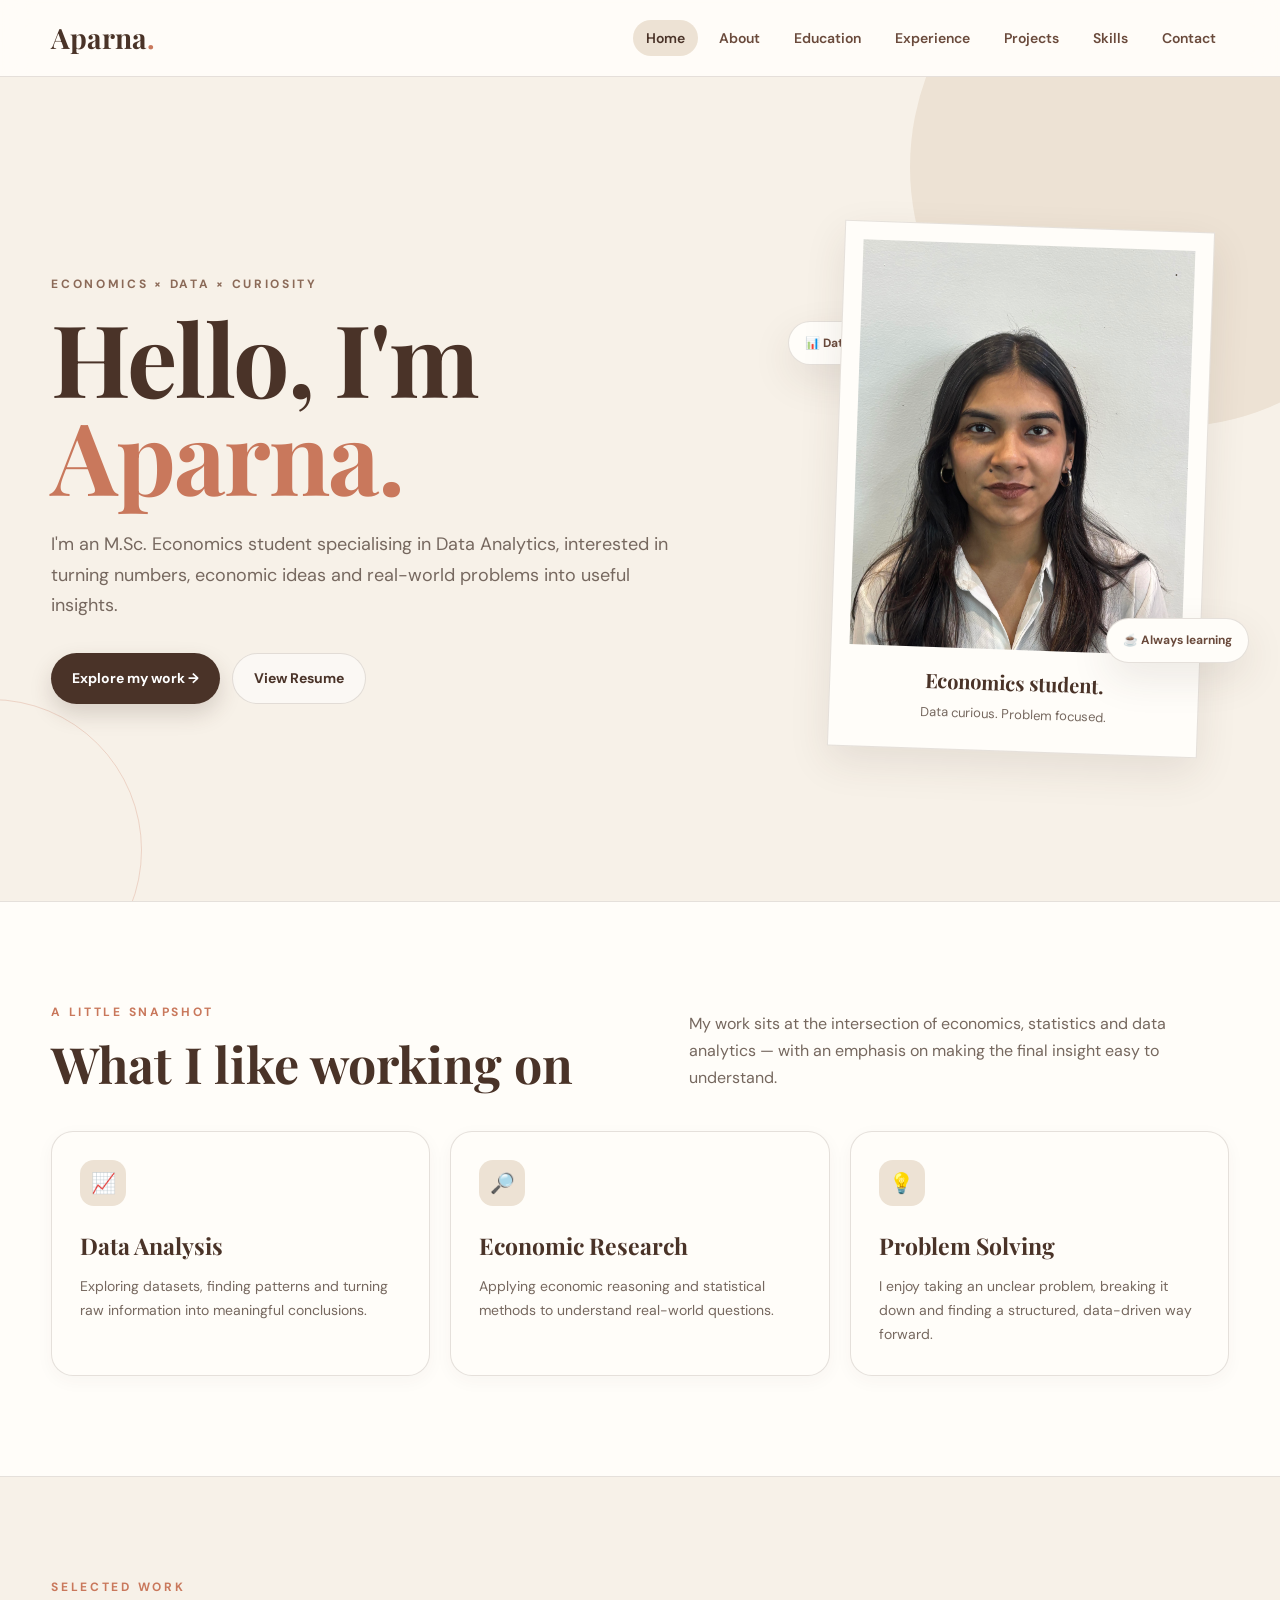
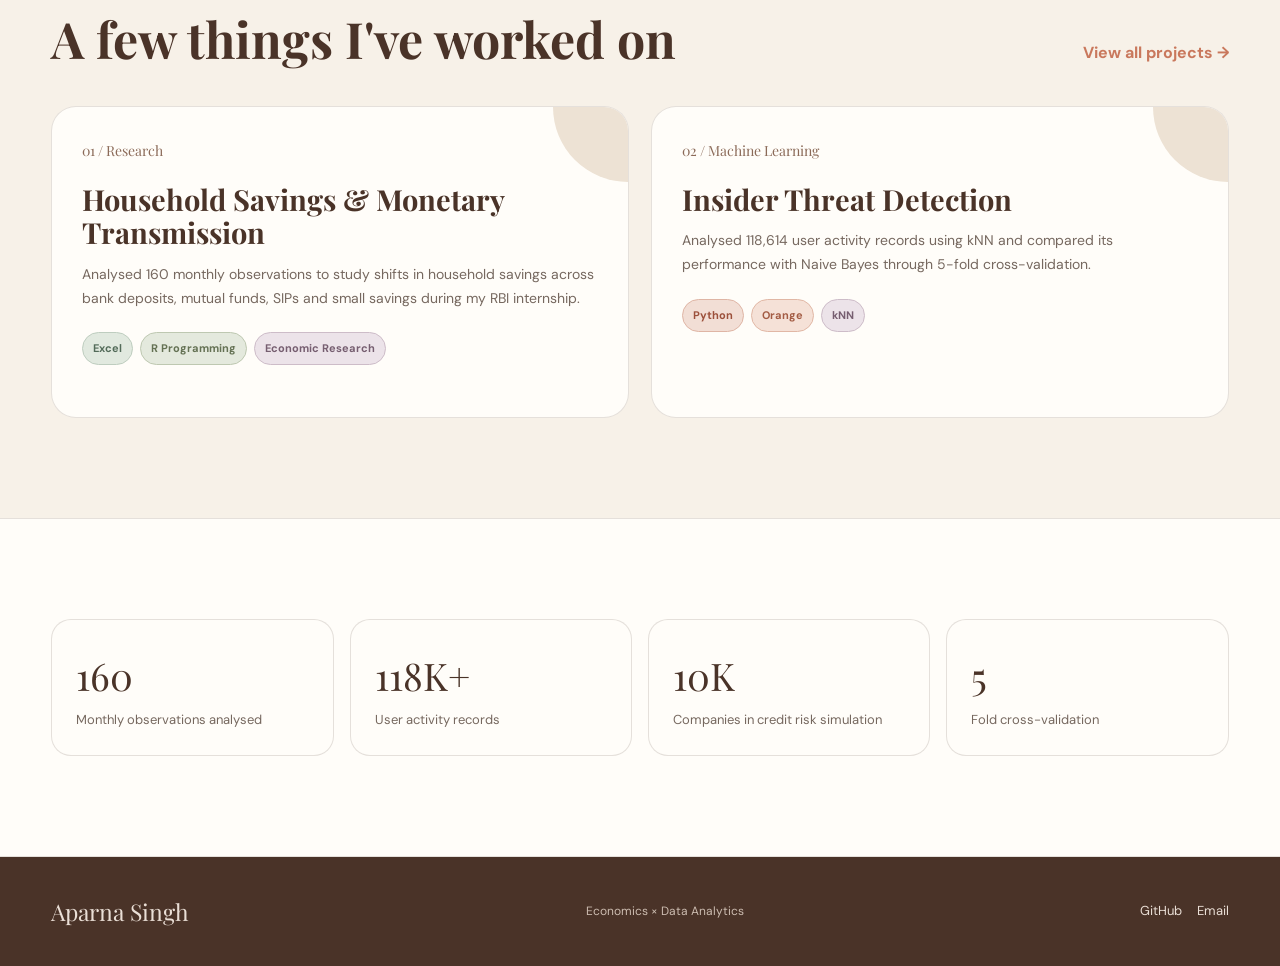
<file: index.html>
<!DOCTYPE html>
<html lang="en">
<head>
    <meta charset="UTF-8">
    <meta name="viewport" content="width=device-width, initial-scale=1.0">
    <title>Aparna Singh | Economics & Data Analytics</title>

    <link rel="stylesheet" href="style.css">
</head>

<body>

<nav class="navbar">
    <div class="nav-container">
        <a href="index.html" class="logo">Aparna<span>.</span></a>

        <ul class="nav-links">
            <li><a href="index.html" class="active">Home</a></li>
            <li><a href="about.html">About</a></li>
            <li><a href="education.html">Education</a></li>
            <li><a href="experience.html">Experience</a></li>
            <li><a href="projects.html">Projects</a></li>
            <li><a href="skills.html">Skills</a></li>
            <li><a href="contact.html">Contact</a></li>
        </ul>
    </div>
</nav>

<main>

<section class="hero">
    <div class="hero-grid">

        <div class="hero-copy">

            <div class="eyebrow">
                Economics × Data × Curiosity
            </div>

            <h1 class="hero-title">
                Hello, I'm<br>
                <em>Aparna.</em>
            </h1>

            <p class="hero-text">
                I'm an M.Sc. Economics student specialising in Data Analytics,
                interested in turning numbers, economic ideas and real-world
                problems into useful insights.
            </p>

            <div class="hero-buttons">
                <a href="projects.html" class="btn btn-primary">
                    Explore my work →
                </a>

                <a href="APARNA.pdf" class="btn btn-secondary" target="_blank">
                    View Resume
                </a>
            </div>

        </div>


        <div class="hero-photo-wrap">

            <div class="floating-tag tag-one">
                📊 Data Analytics
            </div>

            <div class="hero-photo-card">

                <img src="aparna.jpg" alt="Aparna Singh">

                <div class="photo-note">
                    <strong>Economics student.</strong>
                    <span>Data curious. Problem focused.</span>
                </div>

            </div>

            <div class="floating-tag tag-two">
                ☕ Always learning
            </div>

        </div>

    </div>
</section>


<section class="section section-soft">

    <div class="container">

        <div class="section-top">

            <div>
                <div class="eyebrow">A little snapshot</div>
                <h2>What I like working on</h2>
            </div>

            <p>
                My work sits at the intersection of economics, statistics and
                data analytics — with an emphasis on making the final insight
                easy to understand.
            </p>

        </div>


        <div class="card-grid">

            <div class="card">
                <div class="card-icon">📈</div>
                <h3>Data Analysis</h3>
                <p>
                    Exploring datasets, finding patterns and turning raw
                    information into meaningful conclusions.
                </p>
            </div>

            <div class="card">
                <div class="card-icon">🔎</div>
                <h3>Economic Research</h3>
                <p>
                    Applying economic reasoning and statistical methods to
                    understand real-world questions.
                </p>
            </div>

            <div class="card">
                <div class="card-icon">💡</div>
                <h3>Problem Solving</h3>
                <p>
                    I enjoy taking an unclear problem, breaking it down and
                    finding a structured, data-driven way forward.
                </p>
            </div>

        </div>

    </div>

</section>


<section class="section">

    <div class="container">

        <div class="section-top">

            <div>
                <div class="eyebrow">Selected work</div>
                <h2>A few things I've worked on</h2>
            </div>

            <a href="projects.html" class="text-link">
                View all projects →
            </a>

        </div>


        <div class="project-grid">

            <article class="project-card">

                <div class="project-content">

                    <span class="project-number">01 / Research</span>

                    <h3>
                        Household Savings & Monetary Transmission
                    </h3>

                    <p>
                        Analysed 160 monthly observations to study shifts in
                        household savings across bank deposits, mutual funds,
                        SIPs and small savings during my RBI internship.
                    </p>

                    <div class="project-tools">
                        <span class="tool tool-excel">Excel</span>
                        <span class="tool tool-r">R Programming</span>
                        <span class="tool tool-stats">Economic Research</span>
                    </div>

                </div>

            </article>


            <article class="project-card">

                <div class="project-content">

                    <span class="project-number">02 / Machine Learning</span>

                    <h3>
                        Insider Threat Detection
                    </h3>

                    <p>
                        Analysed 118,614 user activity records using kNN and
                        compared its performance with Naive Bayes through
                        5-fold cross-validation.
                    </p>

                    <div class="project-tools">
                        <span class="tool tool-python">Python</span>
                        <span class="tool tool-orange">Orange</span>
                        <span class="tool tool-stats">kNN</span>
                    </div>

                </div>

            </article>


        </div>

    </div>

</section>


<section class="section section-soft">

    <div class="container">

        <div class="stats">

            <div class="stat">
                <div class="stat-number">160</div>
                <div class="stat-label">Monthly observations analysed</div>
            </div>

            <div class="stat">
                <div class="stat-number">118K+</div>
                <div class="stat-label">User activity records</div>
            </div>

            <div class="stat">
                <div class="stat-number">10K</div>
                <div class="stat-label">Companies in credit risk simulation</div>
            </div>

            <div class="stat">
                <div class="stat-number">5</div>
                <div class="stat-label">Fold cross-validation</div>
            </div>

        </div>

    </div>

</section>

</main>


<footer class="footer">

    <div class="footer-container">

        <div class="footer-logo">
            Aparna Singh
        </div>

        <p>
            Economics × Data Analytics
        </p>

        <div class="footer-links">
            <a href="https://github.com/Aparnasingh1234" target="_blank">GitHub</a>
            <a href="mailto:singh2003aparna@gmail.com">Email</a>
        </div>

    </div>

</footer>

</body>
</html>
</file>
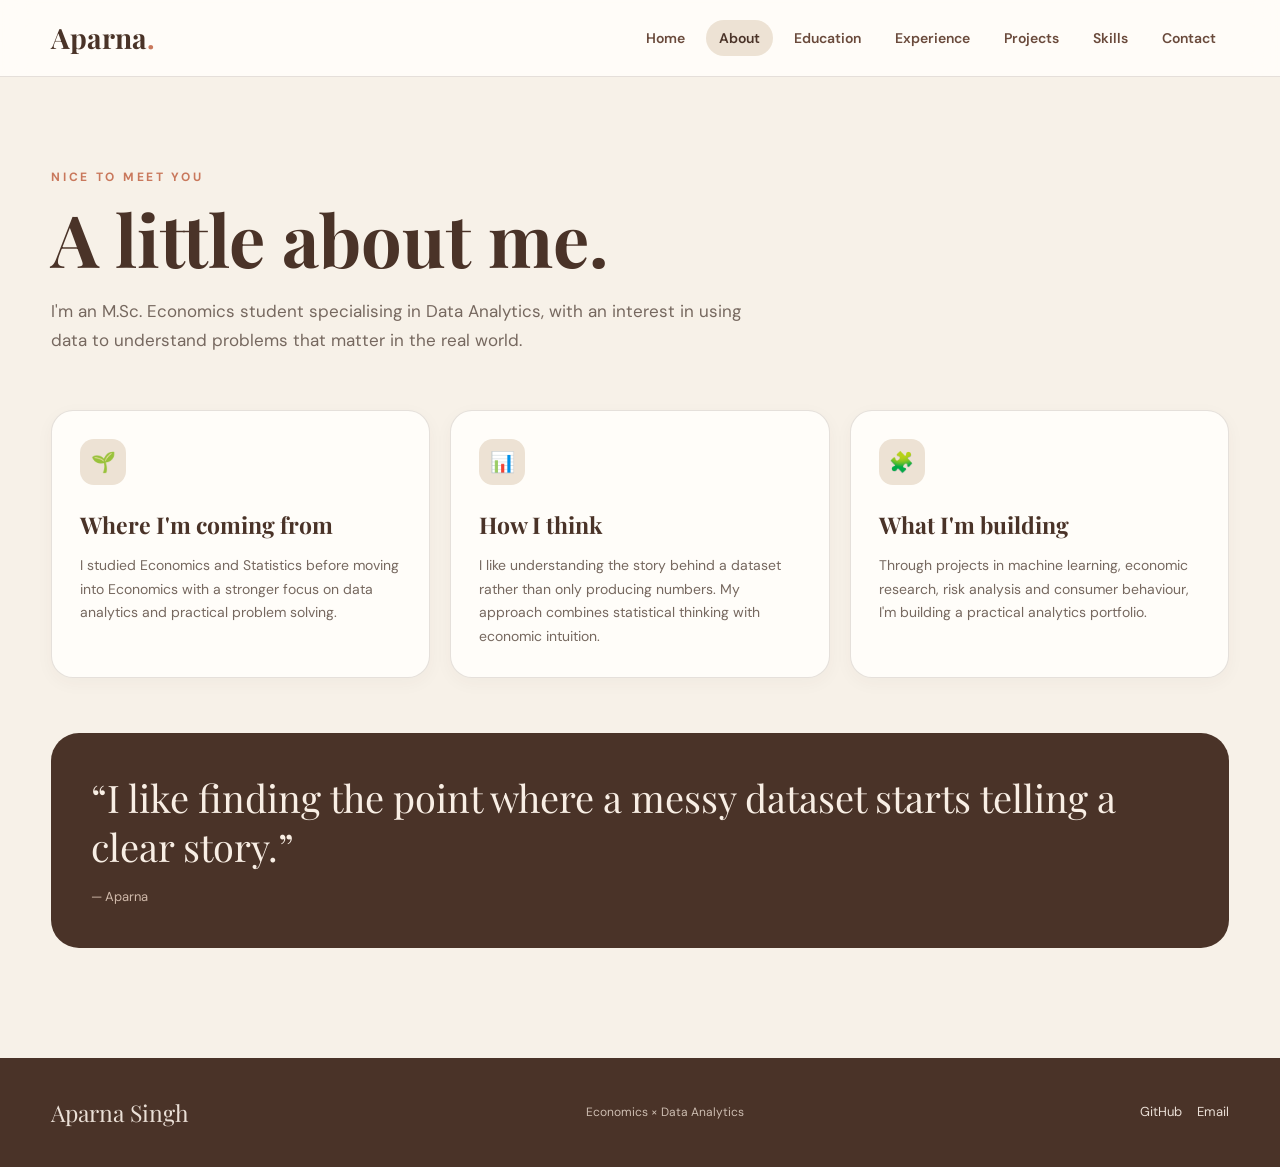
<file: about.html>
<!DOCTYPE html>
<html lang="en">
<head>
    <meta charset="UTF-8">
    <meta name="viewport" content="width=device-width, initial-scale=1.0">
    <title>About | Aparna Singh</title>
    <link rel="stylesheet" href="style.css">
</head>

<body>

<nav class="navbar">
    <div class="nav-container">
        <a href="index.html" class="logo">Aparna<span>.</span></a>

        <ul class="nav-links">
            <li><a href="index.html">Home</a></li>
            <li><a href="about.html" class="active">About</a></li>
            <li><a href="education.html">Education</a></li>
            <li><a href="experience.html">Experience</a></li>
            <li><a href="projects.html">Projects</a></li>
            <li><a href="skills.html">Skills</a></li>
            <li><a href="contact.html">Contact</a></li>
        </ul>
    </div>
</nav>


<main class="page">

    <div class="container">

        <div class="page-heading">

            <div class="eyebrow">Nice to meet you</div>

            <h1>A little about me.</h1>

            <p>
                I'm an M.Sc. Economics student specialising in Data Analytics,
                with an interest in using data to understand problems that
                matter in the real world.
            </p>

        </div>


        <div class="card-grid">

            <div class="card">
                <div class="card-icon">🌱</div>

                <h3>Where I'm coming from</h3>

                <p>
                    I studied Economics and Statistics before moving into
                    Economics with a stronger focus on data analytics and
                    practical problem solving.
                </p>
            </div>


            <div class="card">
                <div class="card-icon">📊</div>

                <h3>How I think</h3>

                <p>
                    I like understanding the story behind a dataset rather
                    than only producing numbers. My approach combines
                    statistical thinking with economic intuition.
                </p>
            </div>


            <div class="card">
                <div class="card-icon">🧩</div>

                <h3>What I'm building</h3>

                <p>
                    Through projects in machine learning, economic research,
                    risk analysis and consumer behaviour, I'm building a
                    practical analytics portfolio.
                </p>
            </div>

        </div>


        <div class="quote-box">

            <p>
                “I like finding the point where a messy dataset starts
                telling a clear story.”
            </p>

            <span>— Aparna</span>

        </div>

    </div>

</main>


<footer class="footer">

    <div class="footer-container">

        <div class="footer-logo">Aparna Singh</div>

        <p>Economics × Data Analytics</p>

        <div class="footer-links">
            <a href="https://github.com/Aparnasingh1234" target="_blank">GitHub</a>
            <a href="mailto:singh2003aparna@gmail.com">Email</a>
        </div>

    </div>

</footer>

</body>
</html>
</file>
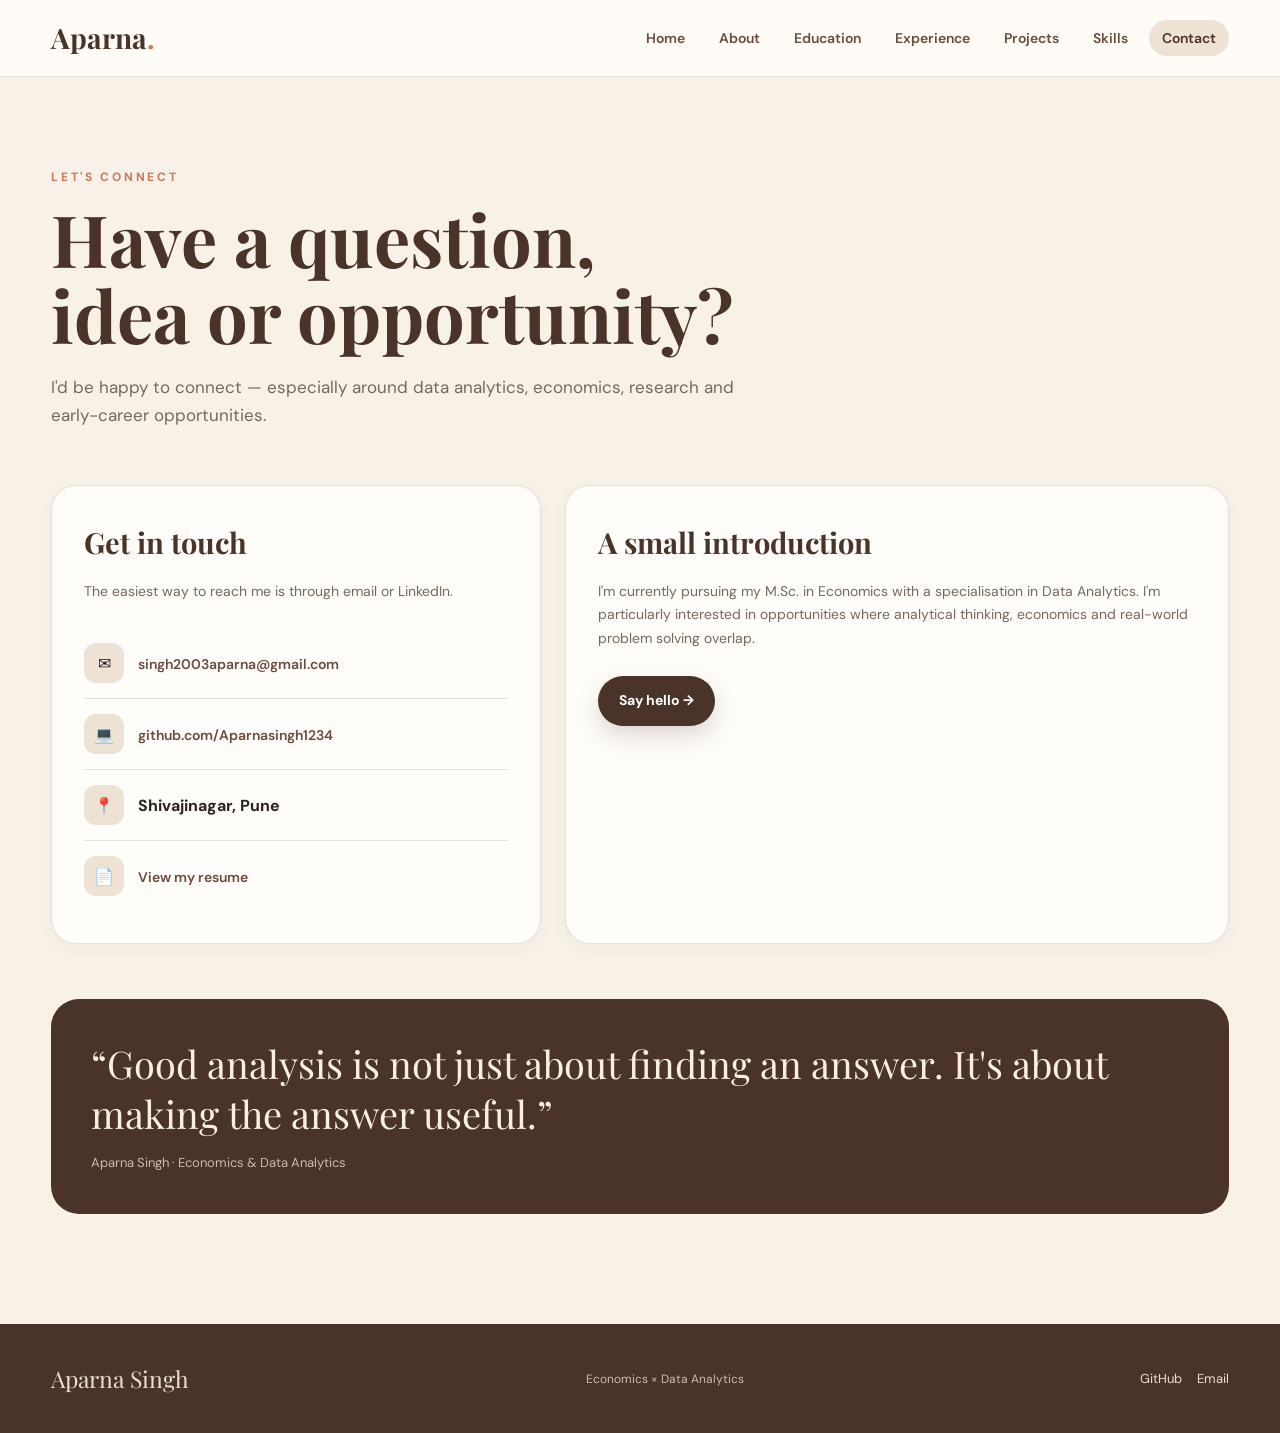
<file: contact.html>
<!DOCTYPE html>
<html lang="en">
<head>
    <meta charset="UTF-8">
    <meta name="viewport" content="width=device-width, initial-scale=1.0">

    <title>Contact | Aparna Singh</title>

    <link rel="stylesheet" href="style.css">
</head>

<body>

<nav class="navbar">

    <div class="nav-container">

        <a href="index.html" class="logo">
            Aparna<span>.</span>
        </a>

        <ul class="nav-links">
            <li><a href="index.html">Home</a></li>
            <li><a href="about.html">About</a></li>
            <li><a href="education.html">Education</a></li>
            <li><a href="experience.html">Experience</a></li>
            <li><a href="projects.html">Projects</a></li>
            <li><a href="skills.html">Skills</a></li>
            <li><a href="contact.html" class="active">Contact</a></li>
        </ul>

    </div>

</nav>


<main class="page">

<div class="container">

    <div class="page-heading">

        <div class="eyebrow">Let's connect</div>

        <h1>Have a question,<br>idea or opportunity?</h1>

        <p>
            I'd be happy to connect — especially around data analytics,
            economics, research and early-career opportunities.
        </p>

    </div>


    <div class="contact-layout">


        <div class="contact-card">

            <h3>Get in touch</h3>

            <p>
                The easiest way to reach me is through email or LinkedIn.
            </p>


            <div class="contact-item">

                <div class="contact-icon">✉</div>

                <div>
                    <a href="mailto:singh2003aparna@gmail.com">
                        singh2003aparna@gmail.com
                    </a>
                </div>

            </div>


            <div class="contact-item">

                <div class="contact-icon">💻</div>

                <div>
                    <a
                        href="https://github.com/Aparnasingh1234"
                        target="_blank"
                    >
                        github.com/Aparnasingh1234
                    </a>
                </div>

            </div>


            <div class="contact-item">

                <div class="contact-icon">📍</div>

                <div>
                    <strong>Shivajinagar, Pune</strong>
                </div>

            </div>


            <div class="contact-item">

                <div class="contact-icon">📄</div>

                <div>
                    <a
                        href="APARNA.pdf"
                        target="_blank"
                    >
                        View my resume
                    </a>
                </div>

            </div>

        </div>



        <div class="contact-card">

            <h3>A small introduction</h3>

            <p>
                I'm currently pursuing my M.Sc. in Economics with a
                specialisation in Data Analytics. I'm particularly
                interested in opportunities where analytical thinking,
                economics and real-world problem solving overlap.
            </p>

            <a
                href="mailto:singh2003aparna@gmail.com?subject=Hello Aparna"
                class="btn btn-primary"
            >
                Say hello →
            </a>

        </div>

    </div>


    <div class="quote-box">

        <p>
            “Good analysis is not just about finding an answer.
            It's about making the answer useful.”
        </p>

        <span>Aparna Singh · Economics & Data Analytics</span>

    </div>

</div>

</main>


<footer class="footer">

    <div class="footer-container">

        <div class="footer-logo">
            Aparna Singh
        </div>

        <p>
            Economics × Data Analytics
        </p>

        <div class="footer-links">

            <a
                href="https://github.com/Aparnasingh1234"
                target="_blank"
            >
                GitHub
            </a>

            <a href="mailto:singh2003aparna@gmail.com">
                Email
            </a>

        </div>

    </div>

</footer>

</body>
</html>
</file>
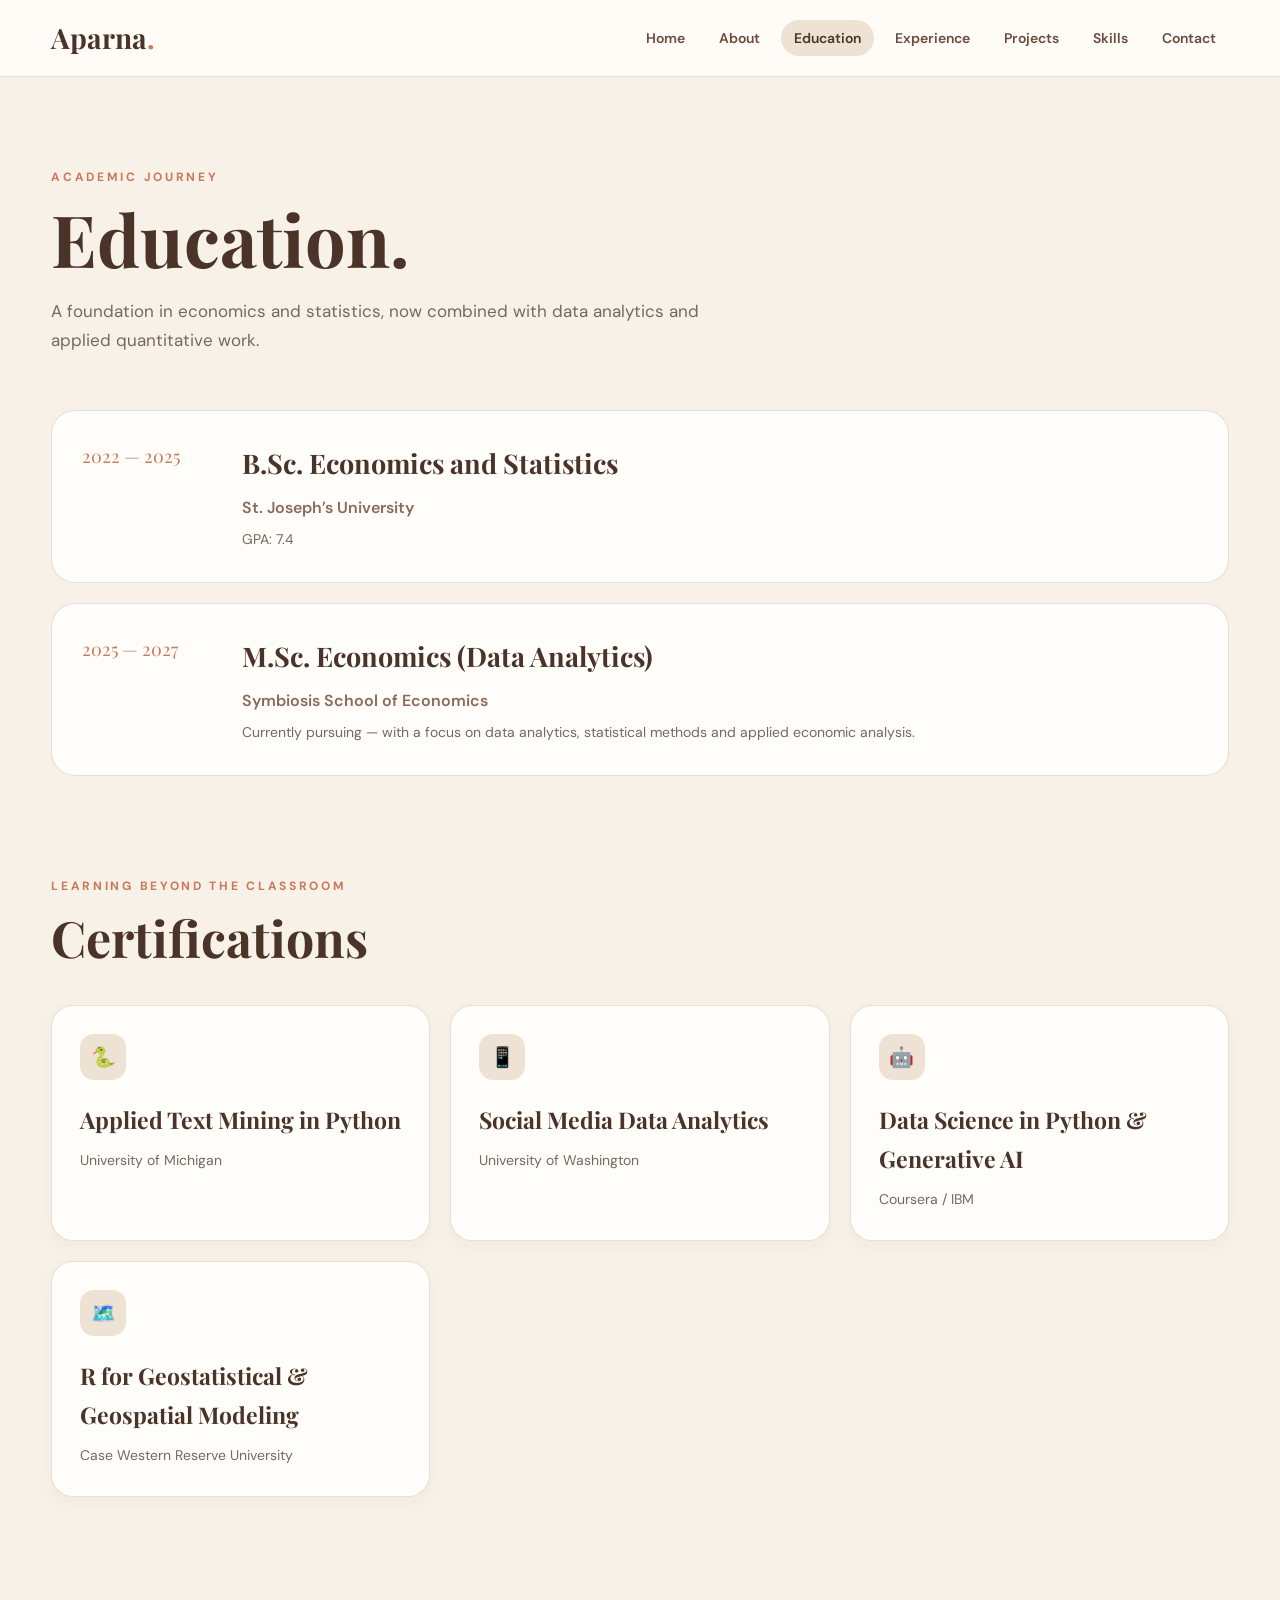
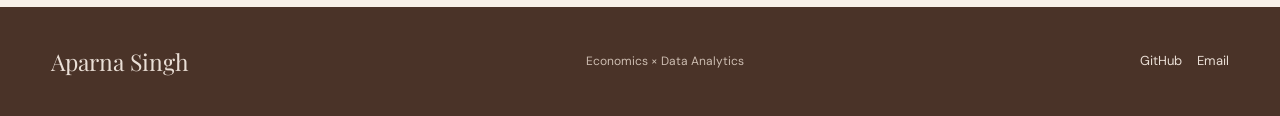
<file: education.html>
<!DOCTYPE html>
<html lang="en">
<head>
    <meta charset="UTF-8">
    <meta name="viewport" content="width=device-width, initial-scale=1.0">
    <title>Education | Aparna Singh</title>
    <link rel="stylesheet" href="style.css">
</head>

<body>

<nav class="navbar">
    <div class="nav-container">
        <a href="index.html" class="logo">Aparna<span>.</span></a>

        <ul class="nav-links">
            <li><a href="index.html">Home</a></li>
            <li><a href="about.html">About</a></li>
            <li><a href="education.html" class="active">Education</a></li>
            <li><a href="experience.html">Experience</a></li>
            <li><a href="projects.html">Projects</a></li>
            <li><a href="skills.html">Skills</a></li>
            <li><a href="contact.html">Contact</a></li>
        </ul>
    </div>
</nav>


<main class="page">

    <div class="container">

        <div class="page-heading">

            <div class="eyebrow">Academic journey</div>

            <h1>Education.</h1>

            <p>
                A foundation in economics and statistics, now combined
                with data analytics and applied quantitative work.
            </p>

        </div>


        <div class="education-grid">

            <div class="education-card">

                <div class="education-year">
                    2022 — 2025
                </div>

                <div>
                    <h3>B.Sc. Economics and Statistics</h3>

                    <div class="education-place">
                        St. Joseph’s University
                    </div>

                    <div class="education-note">
                        GPA: 7.4
                    </div>
                </div>

            </div>


            <div class="education-card">

                <div class="education-year">
                    2025 — 2027
                </div>

                <div>
                    <h3>M.Sc. Economics (Data Analytics)</h3>

                    <div class="education-place">
                        Symbiosis School of Economics
                    </div>

                    <div class="education-note">
                        Currently pursuing — with a focus on data analytics,
                        statistical methods and applied economic analysis.
                    </div>
                </div>

            </div>

        </div>


        <div class="section" style="padding-bottom:0;">

            <div class="section-top">

                <div>
                    <div class="eyebrow">Learning beyond the classroom</div>
                    <h2>Certifications</h2>
                </div>

            </div>


            <div class="card-grid">

                <div class="card">
                    <div class="card-icon">🐍</div>
                    <h3>Applied Text Mining in Python</h3>
                    <p>University of Michigan</p>
                </div>

                <div class="card">
                    <div class="card-icon">📱</div>
                    <h3>Social Media Data Analytics</h3>
                    <p>University of Washington</p>
                </div>

                <div class="card">
                    <div class="card-icon">🤖</div>
                    <h3>Data Science in Python & Generative AI</h3>
                    <p>Coursera / IBM</p>
                </div>

                <div class="card">
                    <div class="card-icon">🗺️</div>
                    <h3>R for Geostatistical & Geospatial Modeling</h3>
                    <p>Case Western Reserve University</p>
                </div>

            </div>

        </div>

    </div>

</main>


<footer class="footer">

    <div class="footer-container">
        <div class="footer-logo">Aparna Singh</div>
        <p>Economics × Data Analytics</p>

        <div class="footer-links">
            <a href="https://github.com/Aparnasingh1234" target="_blank">GitHub</a>
            <a href="mailto:singh2003aparna@gmail.com">Email</a>
        </div>
    </div>

</footer>

</body>
</html>
</file>
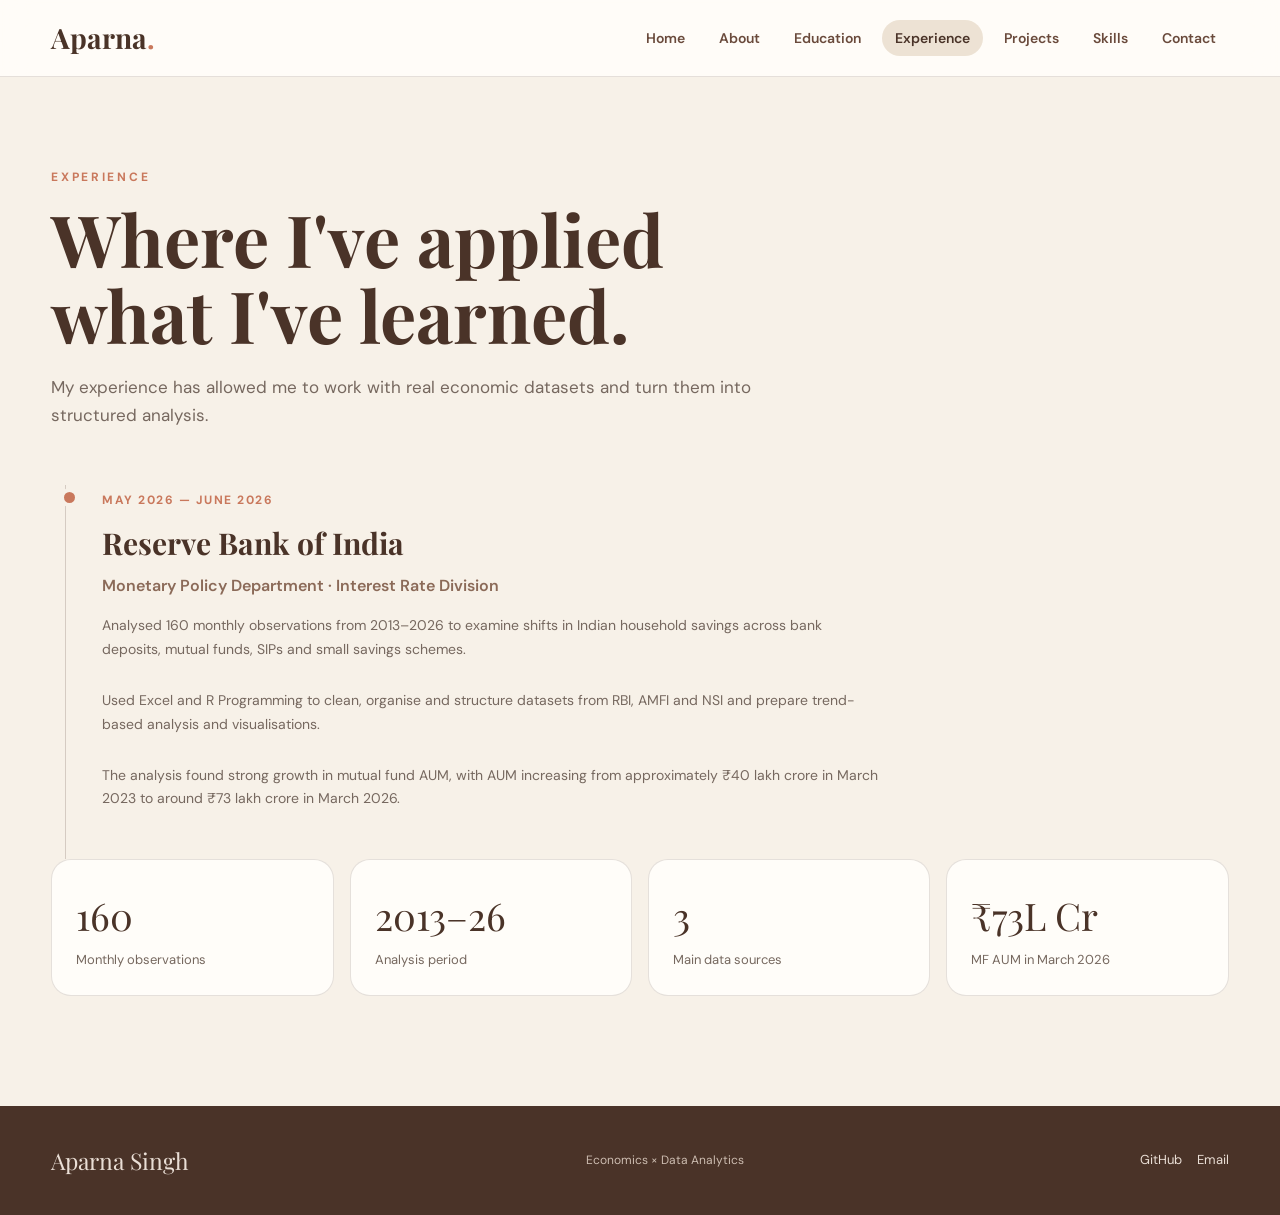
<file: experience.html>
<!DOCTYPE html>
<html lang="en">
<head>
    <meta charset="UTF-8">
    <meta name="viewport" content="width=device-width, initial-scale=1.0">
    <title>Experience | Aparna Singh</title>
    <link rel="stylesheet" href="style.css">
</head>

<body>

<nav class="navbar">
    <div class="nav-container">
        <a href="index.html" class="logo">Aparna<span>.</span></a>

        <ul class="nav-links">
            <li><a href="index.html">Home</a></li>
            <li><a href="about.html">About</a></li>
            <li><a href="education.html">Education</a></li>
            <li><a href="experience.html" class="active">Experience</a></li>
            <li><a href="projects.html">Projects</a></li>
            <li><a href="skills.html">Skills</a></li>
            <li><a href="contact.html">Contact</a></li>
        </ul>
    </div>
</nav>


<main class="page">

    <div class="container">

        <div class="page-heading">

            <div class="eyebrow">Experience</div>

            <h1>Where I've applied<br>what I've learned.</h1>

            <p>
                My experience has allowed me to work with real economic
                datasets and turn them into structured analysis.
            </p>

        </div>


        <div class="timeline">

            <div class="timeline-item">

                <div class="timeline-date">
                    May 2026 — June 2026
                </div>

                <h3>Reserve Bank of India</h3>

                <div class="timeline-role">
                    Monetary Policy Department · Interest Rate Division
                </div>

                <p>
                    Analysed 160 monthly observations from 2013–2026 to
                    examine shifts in Indian household savings across bank
                    deposits, mutual funds, SIPs and small savings schemes.
                </p>

                <br>

                <p>
                    Used Excel and R Programming to clean, organise and
                    structure datasets from RBI, AMFI and NSI and prepare
                    trend-based analysis and visualisations.
                </p>

                <br>

                <p>
                    The analysis found strong growth in mutual fund AUM,
                    with AUM increasing from approximately ₹40 lakh crore
                    in March 2023 to around ₹73 lakh crore in March 2026.
                </p>

            </div>

        </div>


        <div class="stats">

            <div class="stat">
                <div class="stat-number">160</div>
                <div class="stat-label">
                    Monthly observations
                </div>
            </div>

            <div class="stat">
                <div class="stat-number">2013–26</div>
                <div class="stat-label">
                    Analysis period
                </div>
            </div>

            <div class="stat">
                <div class="stat-number">3</div>
                <div class="stat-label">
                    Main data sources
                </div>
            </div>

            <div class="stat">
                <div class="stat-number">₹73L Cr</div>
                <div class="stat-label">
                    MF AUM in March 2026
                </div>
            </div>

        </div>

    </div>

</main>


<footer class="footer">

    <div class="footer-container">
        <div class="footer-logo">Aparna Singh</div>
        <p>Economics × Data Analytics</p>

        <div class="footer-links">
            <a href="https://github.com/Aparnasingh1234" target="_blank">GitHub</a>
            <a href="mailto:singh2003aparna@gmail.com">Email</a>
        </div>
    </div>

</footer>

</body>
</html>
</file>
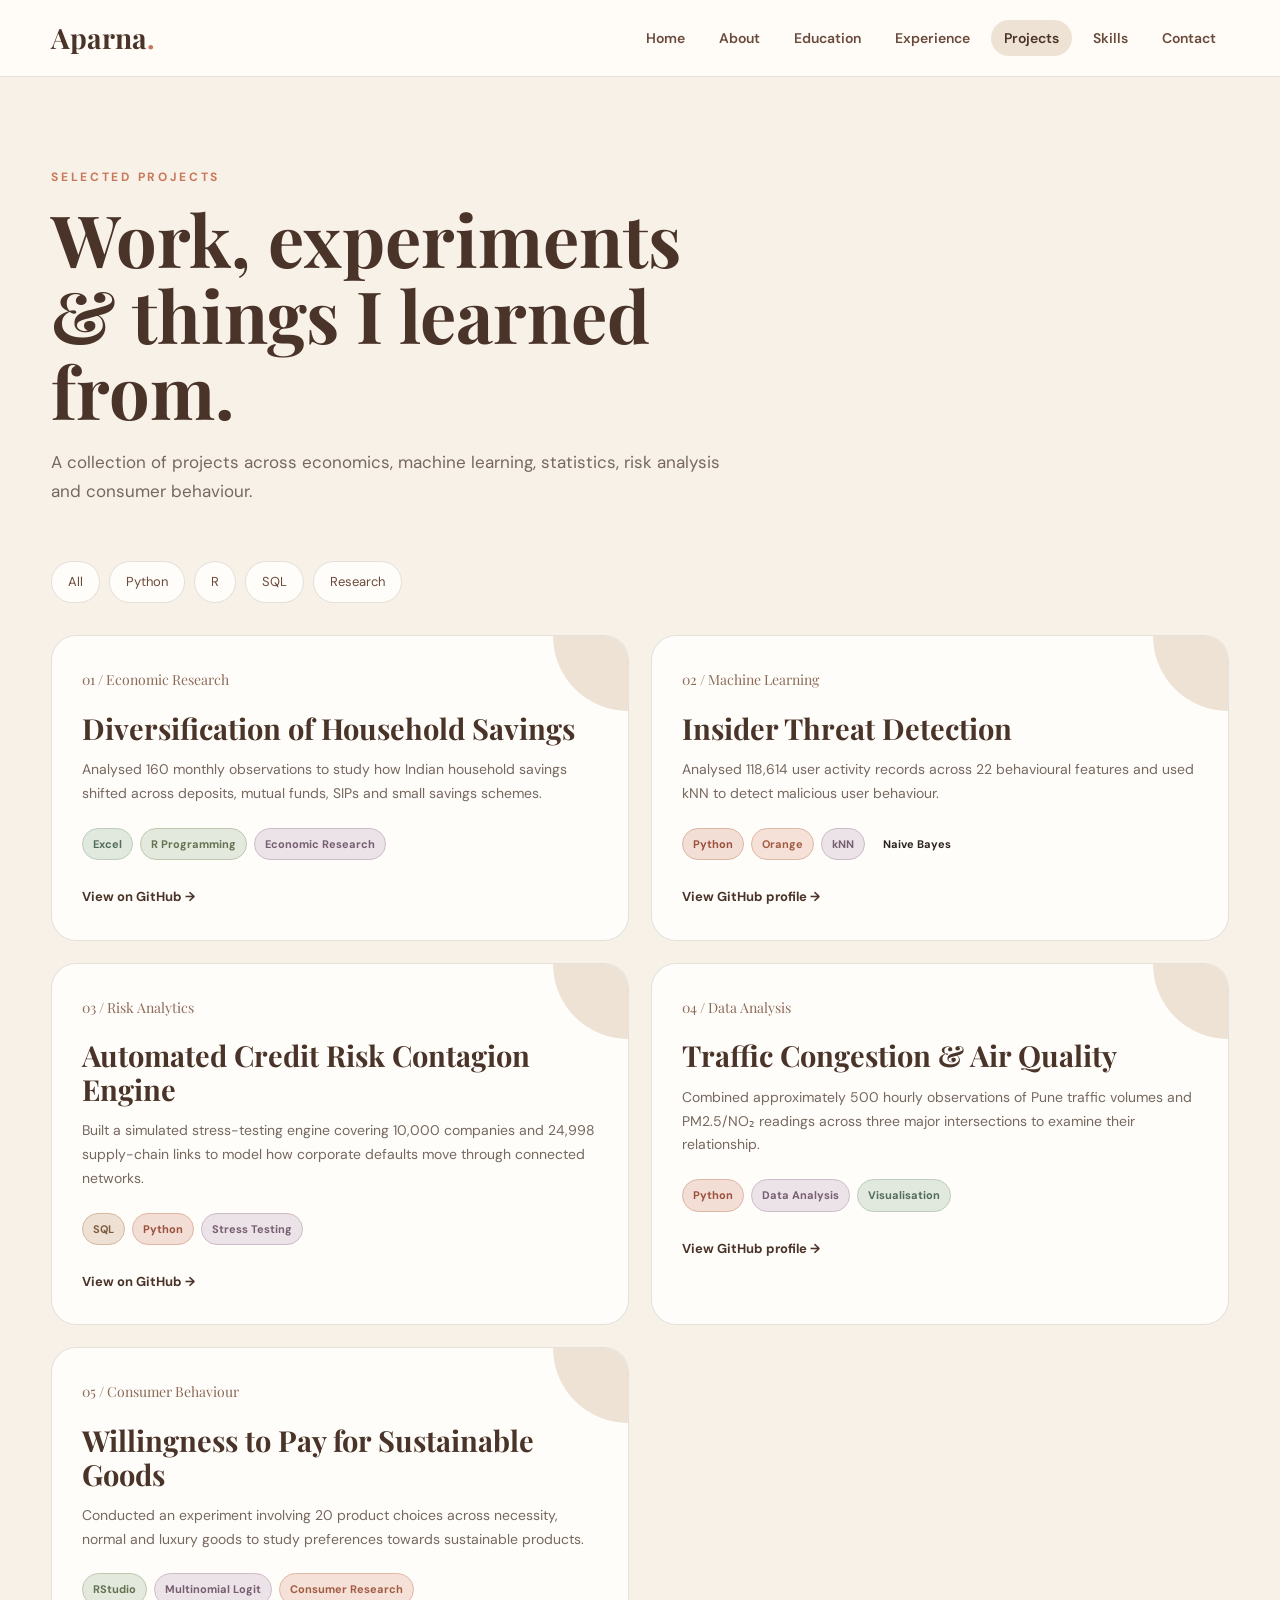
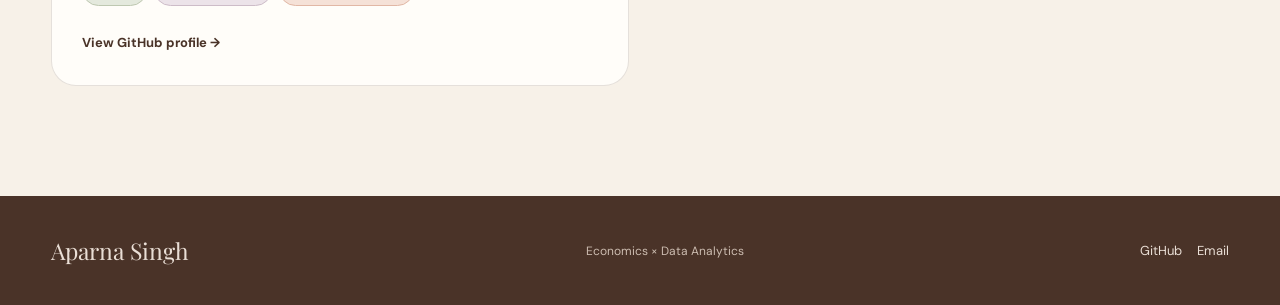
<file: projects.html>
<!DOCTYPE html>
<html lang="en">
<head>
    <meta charset="UTF-8">
    <meta name="viewport" content="width=device-width, initial-scale=1.0">

    <title>Projects | Aparna Singh</title>

    <link rel="stylesheet" href="style.css">
</head>

<body>

<nav class="navbar">

    <div class="nav-container">

        <a href="index.html" class="logo">
            Aparna<span>.</span>
        </a>

        <ul class="nav-links">
            <li><a href="index.html">Home</a></li>
            <li><a href="about.html">About</a></li>
            <li><a href="education.html">Education</a></li>
            <li><a href="experience.html">Experience</a></li>
            <li><a href="projects.html" class="active">Projects</a></li>
            <li><a href="skills.html">Skills</a></li>
            <li><a href="contact.html">Contact</a></li>
        </ul>

    </div>

</nav>


<main class="page">

<div class="container">

    <div class="page-heading">

        <div class="eyebrow">
            Selected projects
        </div>

        <h1>
            Work, experiments<br>
            & things I learned from.
        </h1>

        <p>
            A collection of projects across economics, machine learning,
            statistics, risk analysis and consumer behaviour.
        </p>

    </div>


    <div class="filters">

        <button class="filter-btn" onclick="filterProjects('all')">
            All
        </button>

        <button class="filter-btn" onclick="filterProjects('python')">
            Python
        </button>

        <button class="filter-btn" onclick="filterProjects('r')">
            R
        </button>

        <button class="filter-btn" onclick="filterProjects('sql')">
            SQL
        </button>

        <button class="filter-btn" onclick="filterProjects('research')">
            Research
        </button>

    </div>


    <div class="project-grid">


        <!-- PROJECT 1 -->

        <article class="project-card project-item research excel r">

            <div class="project-content">

                <span class="project-number">
                    01 / Economic Research
                </span>

                <h3>
                    Diversification of Household Savings
                </h3>

                <p>
                    Analysed 160 monthly observations to study how Indian
                    household savings shifted across deposits, mutual funds,
                    SIPs and small savings schemes.
                </p>

                <div class="project-tools">

                    <span class="tool tool-excel">
                        Excel
                    </span>

                    <span class="tool tool-r">
                        R Programming
                    </span>

                    <span class="tool tool-stats">
                        Economic Research
                    </span>

                </div>

                <a
                    href="https://github.com/Aparnasingh1234/Monetary-transmission-study"
                    target="_blank"
                    class="project-link"
                >
                    View on GitHub →
                </a>

            </div>

        </article>



        <!-- PROJECT 2 -->

        <article class="project-card project-item python">

            <div class="project-content">

                <span class="project-number">
                    02 / Machine Learning
                </span>

                <h3>
                    Insider Threat Detection
                </h3>

                <p>
                    Analysed 118,614 user activity records across 22
                    behavioural features and used kNN to detect malicious
                    user behaviour.
                </p>

                <div class="project-tools">

                    <span class="tool tool-python">
                        Python
                    </span>

                    <span class="tool tool-orange">
                        Orange
                    </span>

                    <span class="tool tool-stats">
                        kNN
                    </span>

                    <span class="tool tool-mauve">
                        Naive Bayes
                    </span>

                </div>

                <a
                    href="https://github.com/Aparnasingh1234"
                    target="_blank"
                    class="project-link"
                >
                    View GitHub profile →
                </a>

            </div>

        </article>



        <!-- PROJECT 3 -->

        <article class="project-card project-item python sql">

            <div class="project-content">

                <span class="project-number">
                    03 / Risk Analytics
                </span>

                <h3>
                    Automated Credit Risk Contagion Engine
                </h3>

                <p>
                    Built a simulated stress-testing engine covering 10,000
                    companies and 24,998 supply-chain links to model how
                    corporate defaults move through connected networks.
                </p>

                <div class="project-tools">

                    <span class="tool tool-sql">
                        SQL
                    </span>

                    <span class="tool tool-python">
                        Python
                    </span>

                    <span class="tool tool-stats">
                        Stress Testing
                    </span>

                </div>

                <a
                    href="https://github.com/Aparnasingh1234/Contagion-Testing"
                    target="_blank"
                    class="project-link"
                >
                    View on GitHub →
                </a>

            </div>

        </article>



        <!-- PROJECT 4 -->

        <article class="project-card project-item python">

            <div class="project-content">

                <span class="project-number">
                    04 / Data Analysis
                </span>

                <h3>
                    Traffic Congestion & Air Quality
                </h3>

                <p>
                    Combined approximately 500 hourly observations of Pune
                    traffic volumes and PM2.5/NO₂ readings across three major
                    intersections to examine their relationship.
                </p>

                <div class="project-tools">

                    <span class="tool tool-python">
                        Python
                    </span>

                    <span class="tool tool-stats">
                        Data Analysis
                    </span>

                    <span class="tool tool-excel">
                        Visualisation
                    </span>

                </div>

                <a
                    href="https://github.com/Aparnasingh1234"
                    target="_blank"
                    class="project-link"
                >
                    View GitHub profile →
                </a>

            </div>

        </article>



        <!-- PROJECT 5 -->

        <article class="project-card project-item r research">

            <div class="project-content">

                <span class="project-number">
                    05 / Consumer Behaviour
                </span>

                <h3>
                    Willingness to Pay for Sustainable Goods
                </h3>

                <p>
                    Conducted an experiment involving 20 product choices
                    across necessity, normal and luxury goods to study
                    preferences towards sustainable products.
                </p>

                <div class="project-tools">

                    <span class="tool tool-r">
                        RStudio
                    </span>

                    <span class="tool tool-stats">
                        Multinomial Logit
                    </span>

                    <span class="tool tool-orange">
                        Consumer Research
                    </span>

                </div>

                <a
                    href="https://github.com/Aparnasingh1234"
                    target="_blank"
                    class="project-link"
                >
                    View GitHub profile →
                </a>

            </div>

        </article>

    </div>

</div>

</main>


<footer class="footer">

    <div class="footer-container">

        <div class="footer-logo">
            Aparna Singh
        </div>

        <p>
            Economics × Data Analytics
        </p>

        <div class="footer-links">

            <a
                href="https://github.com/Aparnasingh1234"
                target="_blank"
            >
                GitHub
            </a>

            <a
                href="mailto:singh2003aparna@gmail.com"
            >
                Email
            </a>

        </div>

    </div>

</footer>


<script>

function filterProjects(category) {

    const projects =
        document.querySelectorAll(".project-item");

    projects.forEach(project => {

        if (
            category === "all" ||
            project.classList.contains(category)
        ) {

            project.style.display = "block";

        } else {

            project.style.display = "none";

        }

    });

}

</script>

</body>
</html>
</file>
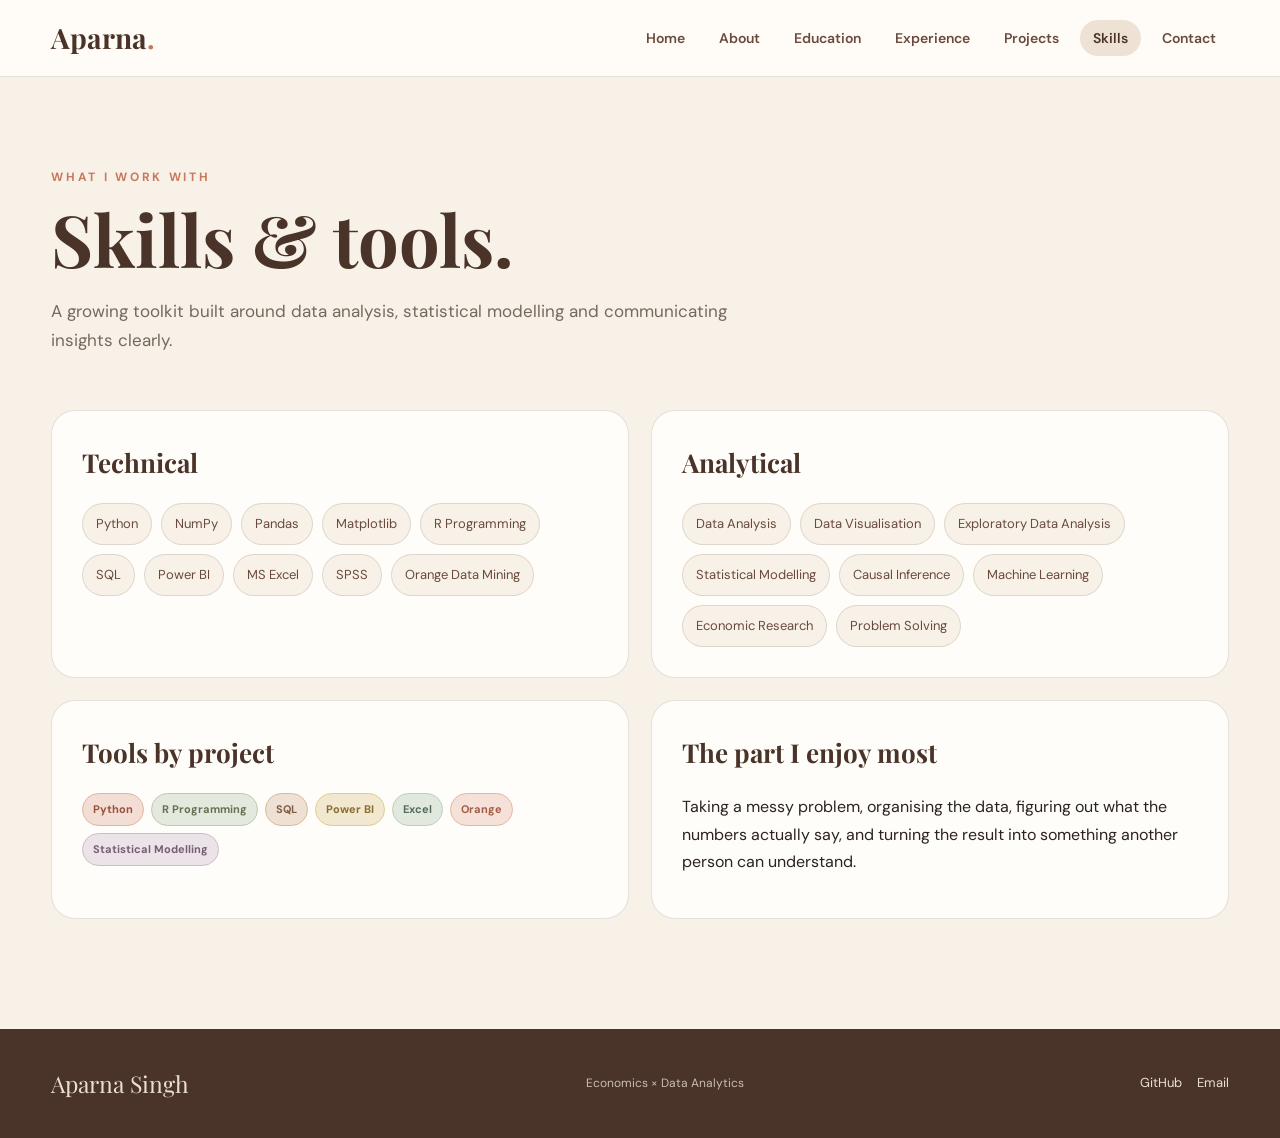
<file: skills.html>
<!DOCTYPE html>
<html lang="en">
<head>
    <meta charset="UTF-8">
    <meta name="viewport" content="width=device-width, initial-scale=1.0">

    <title>Skills | Aparna Singh</title>

    <link rel="stylesheet" href="style.css">
</head>

<body>

<nav class="navbar">

    <div class="nav-container">

        <a href="index.html" class="logo">
            Aparna<span>.</span>
        </a>

        <ul class="nav-links">
            <li><a href="index.html">Home</a></li>
            <li><a href="about.html">About</a></li>
            <li><a href="education.html">Education</a></li>
            <li><a href="experience.html">Experience</a></li>
            <li><a href="projects.html">Projects</a></li>
            <li><a href="skills.html" class="active">Skills</a></li>
            <li><a href="contact.html">Contact</a></li>
        </ul>

    </div>

</nav>


<main class="page">

<div class="container">

    <div class="page-heading">

        <div class="eyebrow">What I work with</div>

        <h1>Skills & tools.</h1>

        <p>
            A growing toolkit built around data analysis, statistical
            modelling and communicating insights clearly.
        </p>

    </div>


    <div class="skill-layout">


        <div class="skill-card">

            <h3>Technical</h3>

            <div class="skill-list">

                <span class="skill-pill">Python</span>
                <span class="skill-pill">NumPy</span>
                <span class="skill-pill">Pandas</span>
                <span class="skill-pill">Matplotlib</span>
                <span class="skill-pill">R Programming</span>
                <span class="skill-pill">SQL</span>
                <span class="skill-pill">Power BI</span>
                <span class="skill-pill">MS Excel</span>
                <span class="skill-pill">SPSS</span>
                <span class="skill-pill">Orange Data Mining</span>

            </div>

        </div>


        <div class="skill-card">

            <h3>Analytical</h3>

            <div class="skill-list">

                <span class="skill-pill">
                    Data Analysis
                </span>

                <span class="skill-pill">
                    Data Visualisation
                </span>

                <span class="skill-pill">
                    Exploratory Data Analysis
                </span>

                <span class="skill-pill">
                    Statistical Modelling
                </span>

                <span class="skill-pill">
                    Causal Inference
                </span>

                <span class="skill-pill">
                    Machine Learning
                </span>

                <span class="skill-pill">
                    Economic Research
                </span>

                <span class="skill-pill">
                    Problem Solving
                </span>

            </div>

        </div>


        <div class="skill-card">

            <h3>Tools by project</h3>

            <div class="project-tools">

                <span class="tool tool-python">
                    Python
                </span>

                <span class="tool tool-r">
                    R Programming
                </span>

                <span class="tool tool-sql">
                    SQL
                </span>

                <span class="tool tool-powerbi">
                    Power BI
                </span>

                <span class="tool tool-excel">
                    Excel
                </span>

                <span class="tool tool-orange">
                    Orange
                </span>

                <span class="tool tool-stats">
                    Statistical Modelling
                </span>

            </div>

        </div>


        <div class="skill-card">

            <h3>The part I enjoy most</h3>

            <p>
                Taking a messy problem, organising the data, figuring out
                what the numbers actually say, and turning the result into
                something another person can understand.
            </p>

        </div>

    </div>

</div>

</main>


<footer class="footer">

    <div class="footer-container">

        <div class="footer-logo">Aparna Singh</div>

        <p>Economics × Data Analytics</p>

        <div class="footer-links">
            <a href="https://github.com/Aparnasingh1234" target="_blank">GitHub</a>
            <a href="mailto:singh2003aparna@gmail.com">Email</a>
        </div>

    </div>

</footer>

</body>
</html>
</file>
<file: style.css>
@import url('https://fonts.googleapis.com/css2?family=DM+Sans:wght@400;500;600;700&family=Playfair+Display:wght@500;600;700&display=swap');

:root {
    --espresso: #4a3328;
    --brown: #6a4a3c;
    --brown-light: #8b6a58;

    --cream: #f7f1e8;
    --cream-dark: #ede2d4;
    --paper: #fffdf9;

    --terracotta: #c9785c;
    --terracotta-soft: #f2ded5;

    --sage: #899675;
    --sage-soft: #e4e9dd;

    --mustard: #bd9850;
    --mustard-soft: #f1e8cf;

    --mauve: #957b8e;
    --mauve-soft: #ece3e9;

    --ink: #2c231f;
    --muted: #76685f;

    --border: rgba(74, 51, 40, 0.14);
    --shadow: 0 15px 40px rgba(72, 49, 37, 0.10);
}

* {
    margin: 0;
    padding: 0;
    box-sizing: border-box;
}

html {
    scroll-behavior: smooth;
}

body {
    background: var(--cream);
    color: var(--ink);
    font-family: "DM Sans", Arial, sans-serif;
    line-height: 1.7;
    overflow-x: hidden;
}

/* ---------------- NAVIGATION ---------------- */

.navbar {
    position: sticky;
    top: 0;
    z-index: 1000;
    background: rgba(255, 253, 249, 0.92);
    backdrop-filter: blur(14px);
    border-bottom: 1px solid var(--border);
}

.nav-container {
    width: min(1180px, 92%);
    margin: auto;
    min-height: 76px;

    display: flex;
    justify-content: space-between;
    align-items: center;
    gap: 30px;
}

.logo {
    text-decoration: none;
    font-family: "Playfair Display", Georgia, serif;
    font-size: 28px;
    font-weight: 700;
    color: var(--espresso);
}

.logo span {
    color: var(--terracotta);
}

.nav-links {
    list-style: none;
    display: flex;
    gap: 8px;
    flex-wrap: wrap;
    justify-content: flex-end;
}

.nav-links a {
    text-decoration: none;
    color: var(--brown);
    font-size: 14px;
    font-weight: 600;
    padding: 9px 13px;
    border-radius: 999px;
    transition: all 0.25s ease;
}

.nav-links a:hover,
.nav-links a.active {
    background: var(--cream-dark);
    color: var(--espresso);
}

/* ---------------- GLOBAL LAYOUT ---------------- */

.container {
    width: min(1180px, 92%);
    margin: auto;
}

.page {
    padding: 90px 0 110px;
}

.page-heading {
    max-width: 780px;
    margin-bottom: 55px;
}

.eyebrow {
    text-transform: uppercase;
    letter-spacing: 2.7px;
    font-size: 12px;
    color: var(--terracotta);
    font-weight: 700;
    margin-bottom: 14px;
}

h1,
h2,
h3 {
    font-family: "Playfair Display", Georgia, serif;
    color: var(--espresso);
}

.page-heading h1 {
    font-size: clamp(42px, 6vw, 72px);
    line-height: 1.05;
    margin-bottom: 20px;
}

.page-heading p {
    color: var(--muted);
    font-size: 17px;
    max-width: 700px;
}

/* ---------------- HERO ---------------- */

.hero {
    position: relative;
    min-height: calc(100vh - 76px);
    display: flex;
    align-items: center;
    overflow: hidden;
}

.hero::before {
    content: "";
    position: absolute;
    width: 520px;
    height: 520px;
    border-radius: 50%;
    background: var(--cream-dark);
    top: -170px;
    right: -150px;
    z-index: -1;
}

.hero::after {
    content: "";
    position: absolute;
    width: 300px;
    height: 300px;
    border-radius: 50%;
    border: 1px solid rgba(201, 120, 92, 0.25);
    left: -160px;
    bottom: -100px;
    z-index: -1;
}

.hero-grid {
    width: min(1180px, 92%);
    margin: auto;

    display: grid;
    grid-template-columns: 1.25fr 0.75fr;
    gap: 70px;
    align-items: center;
}

.hero-copy {
    padding: 45px 0;
}

.hero-copy .eyebrow {
    color: var(--brown-light);
}

.hero-title {
    font-size: clamp(55px, 8vw, 100px);
    line-height: 0.98;
    margin-bottom: 25px;
    letter-spacing: -2px;
}

.hero-title em {
    color: var(--terracotta);
    font-style: normal;
}

.hero-text {
    color: var(--muted);
    font-size: 18px;
    max-width: 650px;
    margin-bottom: 32px;
}

.hero-buttons {
    display: flex;
    gap: 12px;
    flex-wrap: wrap;
}

.btn {
    display: inline-flex;
    align-items: center;
    justify-content: center;
    text-decoration: none;
    padding: 13px 21px;
    border-radius: 999px;
    font-size: 14px;
    font-weight: 700;
    transition: all 0.25s ease;
    cursor: pointer;
}

.btn-primary {
    background: var(--espresso);
    color: white;
    box-shadow: 0 10px 22px rgba(74, 51, 40, 0.18);
}

.btn-primary:hover {
    transform: translateY(-3px);
    background: var(--brown);
}

.btn-secondary {
    border: 1px solid var(--border);
    color: var(--espresso);
    background: rgba(255,255,255,0.5);
}

.btn-secondary:hover {
    transform: translateY(-3px);
    background: white;
}

/* ---------------- HERO PHOTO ---------------- */

.hero-photo-wrap {
    display: flex;
    justify-content: center;
    position: relative;
}

.hero-photo-card {
    position: relative;
    width: min(370px, 85vw);
    padding: 18px;
    background: var(--paper);
    border: 1px solid var(--border);
    box-shadow: var(--shadow);
    transform: rotate(2deg);
    transition: transform 0.4s ease;
}

.hero-photo-card:hover {
    transform: rotate(0deg) translateY(-7px);
}

.hero-photo-card img {
    display: block;
    width: 100%;
    aspect-ratio: 0.82;
    object-fit: cover;
}

.photo-note {
    padding: 16px 8px 6px;
    text-align: center;
}

.photo-note strong {
    display: block;
    font-family: "Playfair Display", Georgia, serif;
    font-size: 20px;
    color: var(--espresso);
}

.photo-note span {
    color: var(--muted);
    font-size: 13px;
}

.floating-tag {
    position: absolute;
    background: var(--paper);
    border: 1px solid var(--border);
    box-shadow: var(--shadow);
    padding: 11px 16px;
    border-radius: 999px;
    font-size: 12px;
    font-weight: 700;
    color: var(--brown);
}

.tag-one {
    left: -25px;
    top: 18%;
}

.tag-two {
    right: -20px;
    bottom: 17%;
}

/* ---------------- SECTIONS ---------------- */

.section {
    padding: 100px 0;
}

.section-soft {
    background: var(--paper);
    border-top: 1px solid var(--border);
    border-bottom: 1px solid var(--border);
}

.section-top {
    display: flex;
    justify-content: space-between;
    align-items: end;
    gap: 30px;
    margin-bottom: 40px;
}

.section-top h2 {
    font-size: clamp(34px, 4vw, 50px);
    line-height: 1.1;
}

.section-top p {
    max-width: 540px;
    color: var(--muted);
}

.text-link {
    color: var(--terracotta);
    text-decoration: none;
    font-weight: 700;
    white-space: nowrap;
}

.text-link:hover {
    color: var(--espresso);
}

/* ---------------- CARDS ---------------- */

.card-grid {
    display: grid;
    grid-template-columns: repeat(3, 1fr);
    gap: 20px;
}

.card {
    background: var(--paper);
    border: 1px solid var(--border);
    border-radius: 22px;
    padding: 28px;
    box-shadow: 0 5px 18px rgba(74, 51, 40, 0.04);
    transition: transform 0.28s ease, box-shadow 0.28s ease;
}

.card:hover {
    transform: translateY(-7px);
    box-shadow: var(--shadow);
}

.card-icon {
    width: 46px;
    height: 46px;
    display: grid;
    place-items: center;
    border-radius: 14px;
    background: var(--cream-dark);
    margin-bottom: 20px;
    font-size: 20px;
}

.card h3 {
    font-size: 23px;
    margin-bottom: 10px;
}

.card p {
    color: var(--muted);
    font-size: 14px;
}

/* ---------------- STAT CARDS ---------------- */

.stats {
    display: grid;
    grid-template-columns: repeat(4, 1fr);
    gap: 16px;
}

.stat {
    padding: 24px;
    background: var(--paper);
    border: 1px solid var(--border);
    border-radius: 20px;
}

.stat-number {
    font-family: "Playfair Display", Georgia, serif;
    font-size: 38px;
    color: var(--espresso);
}

.stat-label {
    color: var(--muted);
    font-size: 13px;
}

/* ---------------- PROJECTS ---------------- */

.project-grid {
    display: grid;
    grid-template-columns: repeat(2, 1fr);
    gap: 22px;
}

.project-card {
    position: relative;
    overflow: hidden;
    background: var(--paper);
    border: 1px solid var(--border);
    border-radius: 25px;
    padding: 30px;

    transition: transform 0.3s ease, box-shadow 0.3s ease;
}

.project-card::after {
    content: "";
    position: absolute;
    width: 150px;
    height: 150px;
    border-radius: 50%;
    right: -75px;
    top: -75px;
    background: var(--cream-dark);
    transition: transform 0.4s ease;
    z-index: 0;
}

.project-card:hover {
    transform: translateY(-8px);
    box-shadow: var(--shadow);
}

.project-card:hover::after {
    transform: scale(1.5);
}

.project-content {
    position: relative;
    z-index: 2;
}

.project-number {
    display: inline-block;
    margin-bottom: 20px;
    font-family: "Playfair Display", Georgia, serif;
    color: var(--brown-light);
    font-size: 14px;
}

.project-card h3 {
    font-size: 29px;
    line-height: 1.15;
    margin-bottom: 13px;
}

.project-card p {
    color: var(--muted);
    font-size: 14px;
    max-width: 550px;
    margin-bottom: 22px;
}

.project-tools {
    display: flex;
    flex-wrap: wrap;
    gap: 7px;
    margin-bottom: 22px;
}

.tool {
    font-size: 11px;
    font-weight: 700;
    border-radius: 999px;
    padding: 6px 10px;
    border: 1px solid transparent;
}

/* TOOL COLOURS */

.tool-python {
    background: #f2ded5;
    color: #9c503b;
    border-color: #dfb5a5;
}

.tool-r {
    background: #e4e9dd;
    color: #647153;
    border-color: #bec8b1;
}

.tool-sql {
    background: #eee0d2;
    color: #805d45;
    border-color: #d6baa0;
}

.tool-orange {
    background: #f5e1d7;
    color: #a35c44;
    border-color: #e1b7a5;
}

.tool-excel {
    background: #e1e9df;
    color: #536b59;
    border-color: #becdbf;
}

.tool-powerbi {
    background: #f1e8cf;
    color: #876d2e;
    border-color: #ddcc98;
}

.tool-stats {
    background: #ece3e9;
    color: #765e70;
    border-color: #cdbcc8;
}

.project-link {
    text-decoration: none;
    color: var(--espresso);
    font-weight: 700;
    font-size: 13px;
}

.project-link:hover {
    color: var(--terracotta);
}

/* ---------------- PROJECT FILTER ---------------- */

.filters {
    display: flex;
    gap: 9px;
    flex-wrap: wrap;
    margin-bottom: 32px;
}

.filter-btn {
    border: 1px solid var(--border);
    background: var(--paper);
    color: var(--brown);
    padding: 9px 16px;
    border-radius: 999px;
    font: inherit;
    font-size: 13px;
    cursor: pointer;
    transition: 0.2s ease;
}

.filter-btn:hover {
    background: var(--cream-dark);
    color: var(--espresso);
}

/* ---------------- TIMELINE ---------------- */

.timeline {
    position: relative;
    margin-left: 14px;
    padding-left: 36px;
    border-left: 1px solid rgba(74, 51, 40, 0.20);
}

.timeline-item {
    position: relative;
    padding-bottom: 48px;
}

.timeline-item::before {
    content: "";
    position: absolute;
    left: -42px;
    top: 3px;
    width: 11px;
    height: 11px;
    background: var(--terracotta);
    border: 4px solid var(--cream);
    border-radius: 50%;
}

.timeline-date {
    display: inline-block;
    color: var(--terracotta);
    font-size: 12px;
    font-weight: 700;
    text-transform: uppercase;
    letter-spacing: 1.5px;
    margin-bottom: 7px;
}

.timeline h3 {
    font-size: 30px;
    margin-bottom: 3px;
}

.timeline-role {
    color: var(--brown-light);
    font-weight: 600;
    margin-bottom: 15px;
}

.timeline p {
    max-width: 780px;
    color: var(--muted);
    font-size: 14px;
}

/* ---------------- SKILLS ---------------- */

.skill-layout {
    display: grid;
    grid-template-columns: 1fr 1fr;
    gap: 22px;
}

.skill-card {
    background: var(--paper);
    border: 1px solid var(--border);
    padding: 30px;
    border-radius: 24px;
}

.skill-card h3 {
    font-size: 26px;
    margin-bottom: 18px;
}

.skill-list {
    display: flex;
    flex-wrap: wrap;
    gap: 9px;
}

.skill-pill {
    padding: 9px 13px;
    background: var(--cream);
    border: 1px solid var(--border);
    color: var(--brown);
    border-radius: 999px;
    font-size: 13px;
    transition: 0.2s ease;
}

.skill-pill:hover {
    background: var(--cream-dark);
    transform: translateY(-2px);
}

/* ---------------- EDUCATION ---------------- */

.education-grid {
    display: grid;
    gap: 20px;
}

.education-card {
    display: grid;
    grid-template-columns: 130px 1fr;
    gap: 30px;
    background: var(--paper);
    border: 1px solid var(--border);
    border-radius: 24px;
    padding: 30px;
    transition: 0.28s ease;
}

.education-card:hover {
    transform: translateX(6px);
    box-shadow: var(--shadow);
}

.education-year {
    font-family: "Playfair Display", Georgia, serif;
    color: var(--terracotta);
    font-size: 18px;
}

.education-card h3 {
    font-size: 27px;
    margin-bottom: 7px;
}

.education-place {
    color: var(--brown-light);
    font-weight: 600;
    margin-bottom: 7px;
}

.education-note {
    color: var(--muted);
    font-size: 14px;
}

/* ---------------- CONTACT ---------------- */

.contact-layout {
    display: grid;
    grid-template-columns: 0.85fr 1.15fr;
    gap: 24px;
}

.contact-card {
    background: var(--paper);
    border: 1px solid var(--border);
    border-radius: 25px;
    padding: 32px;
    box-shadow: 0 5px 18px rgba(74, 51, 40, 0.04);
}

.contact-card h3 {
    font-size: 29px;
    margin-bottom: 12px;
}

.contact-card p {
    color: var(--muted);
    font-size: 14px;
    margin-bottom: 25px;
}

.contact-item {
    display: flex;
    gap: 14px;
    align-items: center;
    padding: 15px 0;
    border-bottom: 1px solid var(--border);
}

.contact-item:last-child {
    border-bottom: none;
}

.contact-icon {
    width: 40px;
    height: 40px;
    border-radius: 12px;
    background: var(--cream-dark);
    display: grid;
    place-items: center;
}

.contact-item a {
    color: var(--brown);
    text-decoration: none;
    font-weight: 600;
    font-size: 14px;
}

.contact-item a:hover {
    color: var(--terracotta);
}

/* ---------------- QUOTE ---------------- */

.quote-box {
    margin-top: 55px;
    padding: 40px;
    background: var(--espresso);
    border-radius: 28px;
    color: #f8eee4;
}

.quote-box p {
    font-family: "Playfair Display", Georgia, serif;
    font-size: clamp(23px, 3vw, 38px);
    line-height: 1.3;
}

.quote-box span {
    display: block;
    margin-top: 14px;
    color: #cfb9aa;
    font-size: 13px;
}

/* ---------------- FOOTER ---------------- */

.footer {
    background: var(--espresso);
    color: #eadfd6;
    padding: 35px 0;
}

.footer-container {
    width: min(1180px, 92%);
    margin: auto;

    display: flex;
    align-items: center;
    justify-content: space-between;
    gap: 20px;
}

.footer-logo {
    font-family: "Playfair Display", Georgia, serif;
    font-size: 23px;
}

.footer p {
    color: #cdbdb1;
    font-size: 12px;
}

.footer-links {
    display: flex;
    gap: 15px;
}

.footer-links a {
    color: #eadfd6;
    text-decoration: none;
    font-size: 13px;
}

.footer-links a:hover {
    color: white;
}

/* ---------------- RESPONSIVE ---------------- */

@media (max-width: 900px) {

    .hero-grid {
        grid-template-columns: 1fr;
        gap: 30px;
    }

    .hero-copy {
        text-align: center;
        padding-bottom: 10px;
    }

    .hero-text {
        margin-left: auto;
        margin-right: auto;
    }

    .hero-buttons {
        justify-content: center;
    }

    .hero-photo-wrap {
        order: 2;
    }

    .card-grid {
        grid-template-columns: repeat(2, 1fr);
    }

    .stats {
        grid-template-columns: repeat(2, 1fr);
    }

    .project-grid {
        grid-template-columns: 1fr;
    }

    .contact-layout,
    .skill-layout {
        grid-template-columns: 1fr;
    }
}

@media (max-width: 650px) {

    .nav-container {
        padding: 13px 0;
        align-items: flex-start;
        flex-direction: column;
        gap: 10px;
    }

    .nav-links {
        justify-content: flex-start;
    }

    .nav-links a {
        padding: 7px 9px;
        font-size: 12px;
    }

    .page {
        padding: 65px 0 80px;
    }

    .section {
        padding: 70px 0;
    }

    .hero {
        min-height: auto;
    }

    .hero-title {
        font-size: 58px;
    }

    .card-grid,
    .stats {
        grid-template-columns: 1fr;
    }

    .education-card {
        grid-template-columns: 1fr;
        gap: 8px;
    }

    .section-top {
        display: block;
    }

    .section-top p {
        margin-top: 15px;
    }

    .tag-one {
        left: -5px;
    }

    .tag-two {
        right: -5px;
    }

    .footer-container {
        flex-direction: column;
        text-align: center;
    }
}
</file>
